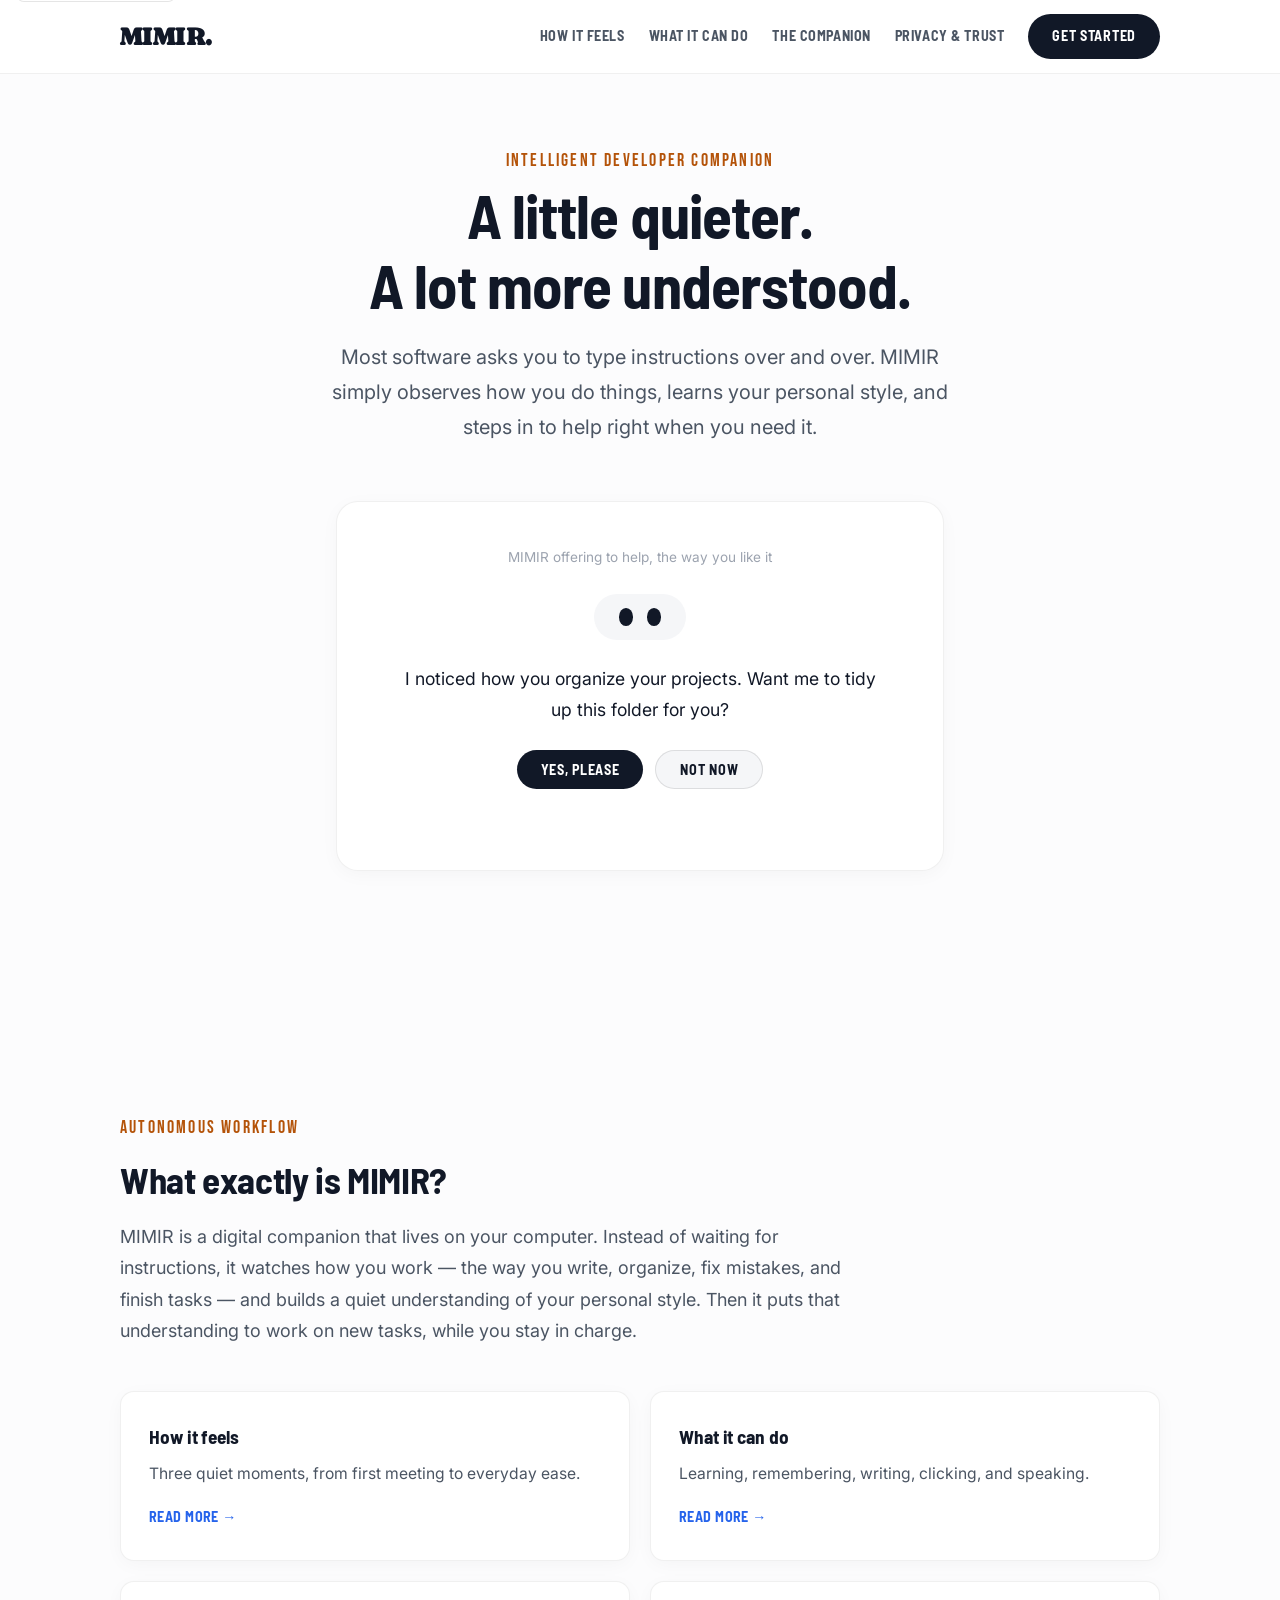
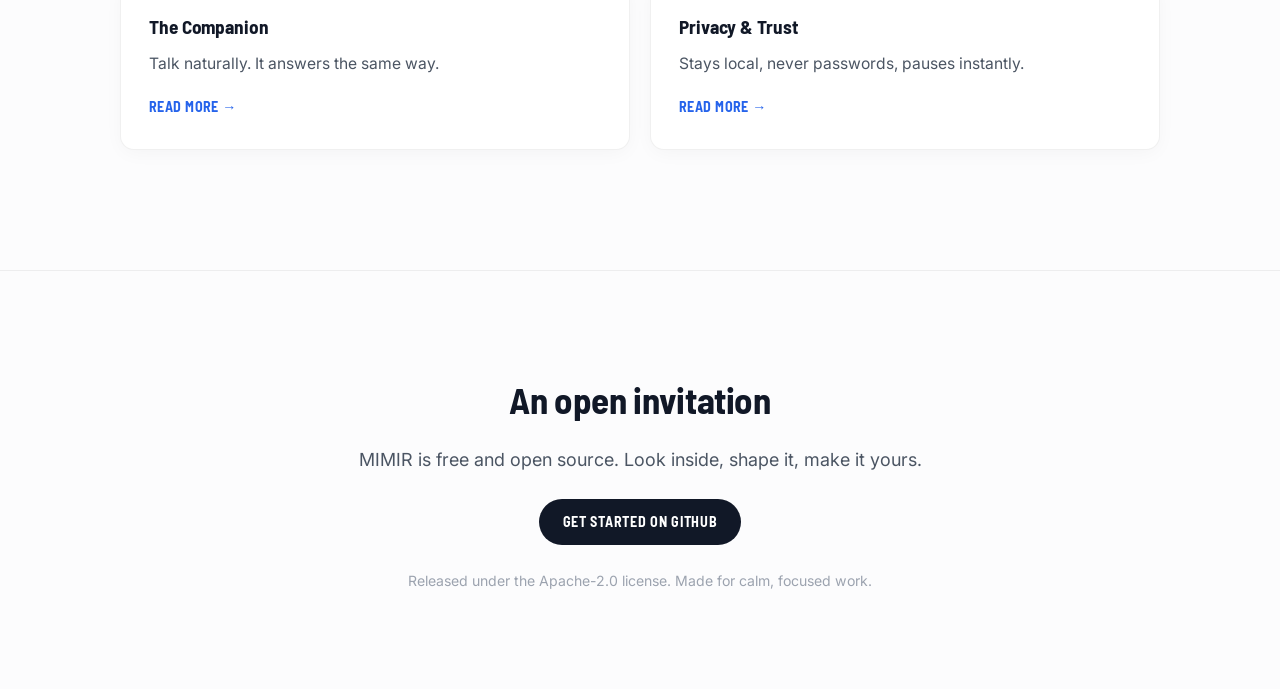
<file: web/index.html>
<!DOCTYPE html>
<html lang="en">
<head>
  <meta charset="utf-8">
  <meta name="viewport" content="width=device-width, initial-scale=1">
  <title>mimir. — A little quieter. A lot more understood.</title>
  <meta name="description" content="MIMIR is a gentle companion on your desktop. It learns how you work, remembers how you like things done, and quietly lends a hand.">
  <meta name="theme-color" content="#fcfcfd">
  <meta property="og:type" content="website">
  <meta property="og:title" content="mimir. — A little quieter. A lot more understood.">
  <meta property="og:description" content="You shouldn't have to explain yourself every time you sit down at your computer.">
  <meta name="twitter:card" content="summary">
  <link rel="icon" href="data:image/svg+xml,%3Csvg xmlns='http://www.w3.org/2000/svg' viewBox='0 0 32 32'%3E%3Crect width='32' height='32' rx='16' fill='%23111827'/%3E%3Ccircle cx='12' cy='16' r='2.6' fill='%23fcfcfd'/%3E%3Ccircle cx='20' cy='16' r='2.6' fill='%23fcfcfd'/%3E%3C/svg%3E">
  <link rel="stylesheet" href="index.css">
</head>
<body>
  <a class="skip" href="#main">Skip to content</a>

  <header class="nav">
    <div class="nav-inner">
      <a class="brand" href="index.html" aria-label="MIMIR home">MIMIR.</a>
      <nav class="nav-links" aria-label="Sections">
        <a href="how-it-feels.html">How it feels</a>
        <a href="capabilities.html">What it can do</a>
        <a href="companion.html">The Companion</a>
        <a href="privacy.html">Privacy &amp; Trust</a>
      </nav>
      <a class="btn-ink" href="https://github.com/arin-gupta06/MIMIR">Get Started</a>
    </div>
  </header>

  <main id="main">
    <section class="hero" aria-labelledby="hero-title">
      <div class="wrap narrow">
        <span class="eyebrow">Intelligent Developer Companion</span>
        <h1 id="hero-title">A little quieter.<br>A lot more understood.</h1>
        <p class="lede">Most software asks you to type instructions over and over. MIMIR simply observes how you do things, learns your personal style, and steps in to help right when you need it.</p>

        <figure class="desktop" aria-labelledby="desktop-caption">
          <figcaption id="desktop-caption">MIMIR offering to help, the way you like it</figcaption>
          <div class="face" aria-hidden="true"><span class="eye"></span><span class="eye"></span></div>
          <p class="bubble" id="bubbleText">I noticed how you organize your projects. Want me to tidy up this folder for you?</p>
          <div class="bubble-actions">
            <button type="button" class="btn-ink" id="yesBtn">Yes, please</button>
            <button type="button" class="btn-soft" id="notNowBtn">Not now</button>
          </div>
          <p class="bubble-note" id="bubbleNote" role="status"></p>
        </figure>
      </div>
    </section>

    <section aria-labelledby="what-title">
      <div class="wrap">
        <span class="eyebrow">Autonomous Workflow</span>
        <h2 id="what-title">What exactly is MIMIR?</h2>
        <p class="section-sub narrow-sub">MIMIR is a digital companion that lives on your computer. Instead of waiting for instructions, it watches how you work — the way you write, organize, fix mistakes, and finish tasks — and builds a quiet understanding of your personal style. Then it puts that understanding to work on new tasks, while you stay in charge.</p>
        <div class="link-cards">
          <a class="link-card" href="how-it-feels.html">
            <h3>How it feels</h3>
            <p>Three quiet moments, from first meeting to everyday ease.</p>
            <span class="more">Read more →</span>
          </a>
          <a class="link-card" href="capabilities.html">
            <h3>What it can do</h3>
            <p>Learning, remembering, writing, clicking, and speaking.</p>
            <span class="more">Read more →</span>
          </a>
          <a class="link-card" href="companion.html">
            <h3>The Companion</h3>
            <p>Talk naturally. It answers the same way.</p>
            <span class="more">Read more →</span>
          </a>
          <a class="link-card" href="privacy.html">
            <h3>Privacy &amp; Trust</h3>
            <p>Stays local, never passwords, pauses instantly.</p>
            <span class="more">Read more →</span>
          </a>
        </div>
      </div>
    </section>
  </main>

  <footer class="footer">
    <div class="wrap narrow">
      <h2>An open invitation</h2>
      <p>MIMIR is free and open source. Look inside, shape it, make it yours.</p>
      <p><a class="btn-ink" href="https://github.com/arin-gupta06/MIMIR">Get Started on GitHub</a></p>
      <p class="fine">Released under the Apache-2.0 license. Made for calm, focused work.</p>
    </div>
  </footer>

  <script>
  (function () {
    var bubble = document.getElementById('bubbleText');
    var note = document.getElementById('bubbleNote');
    function respond(text, sub) {
      if (bubble) bubble.textContent = text;
      if (note) note.textContent = sub;
    }
    var yes = document.getElementById('yesBtn');
    var notNow = document.getElementById('notNowBtn');
    if (yes) yes.addEventListener('click', function () {
      respond('On it — tidying the folder the way you like it.', 'MIMIR is helping · say stop anytime');
    });
    if (notNow) notNow.addEventListener('click', function () {
      respond('No problem — I\u2019ll stay quiet until you need me.', '');
    });
  })();
  </script>
</body>
</html>
</file>
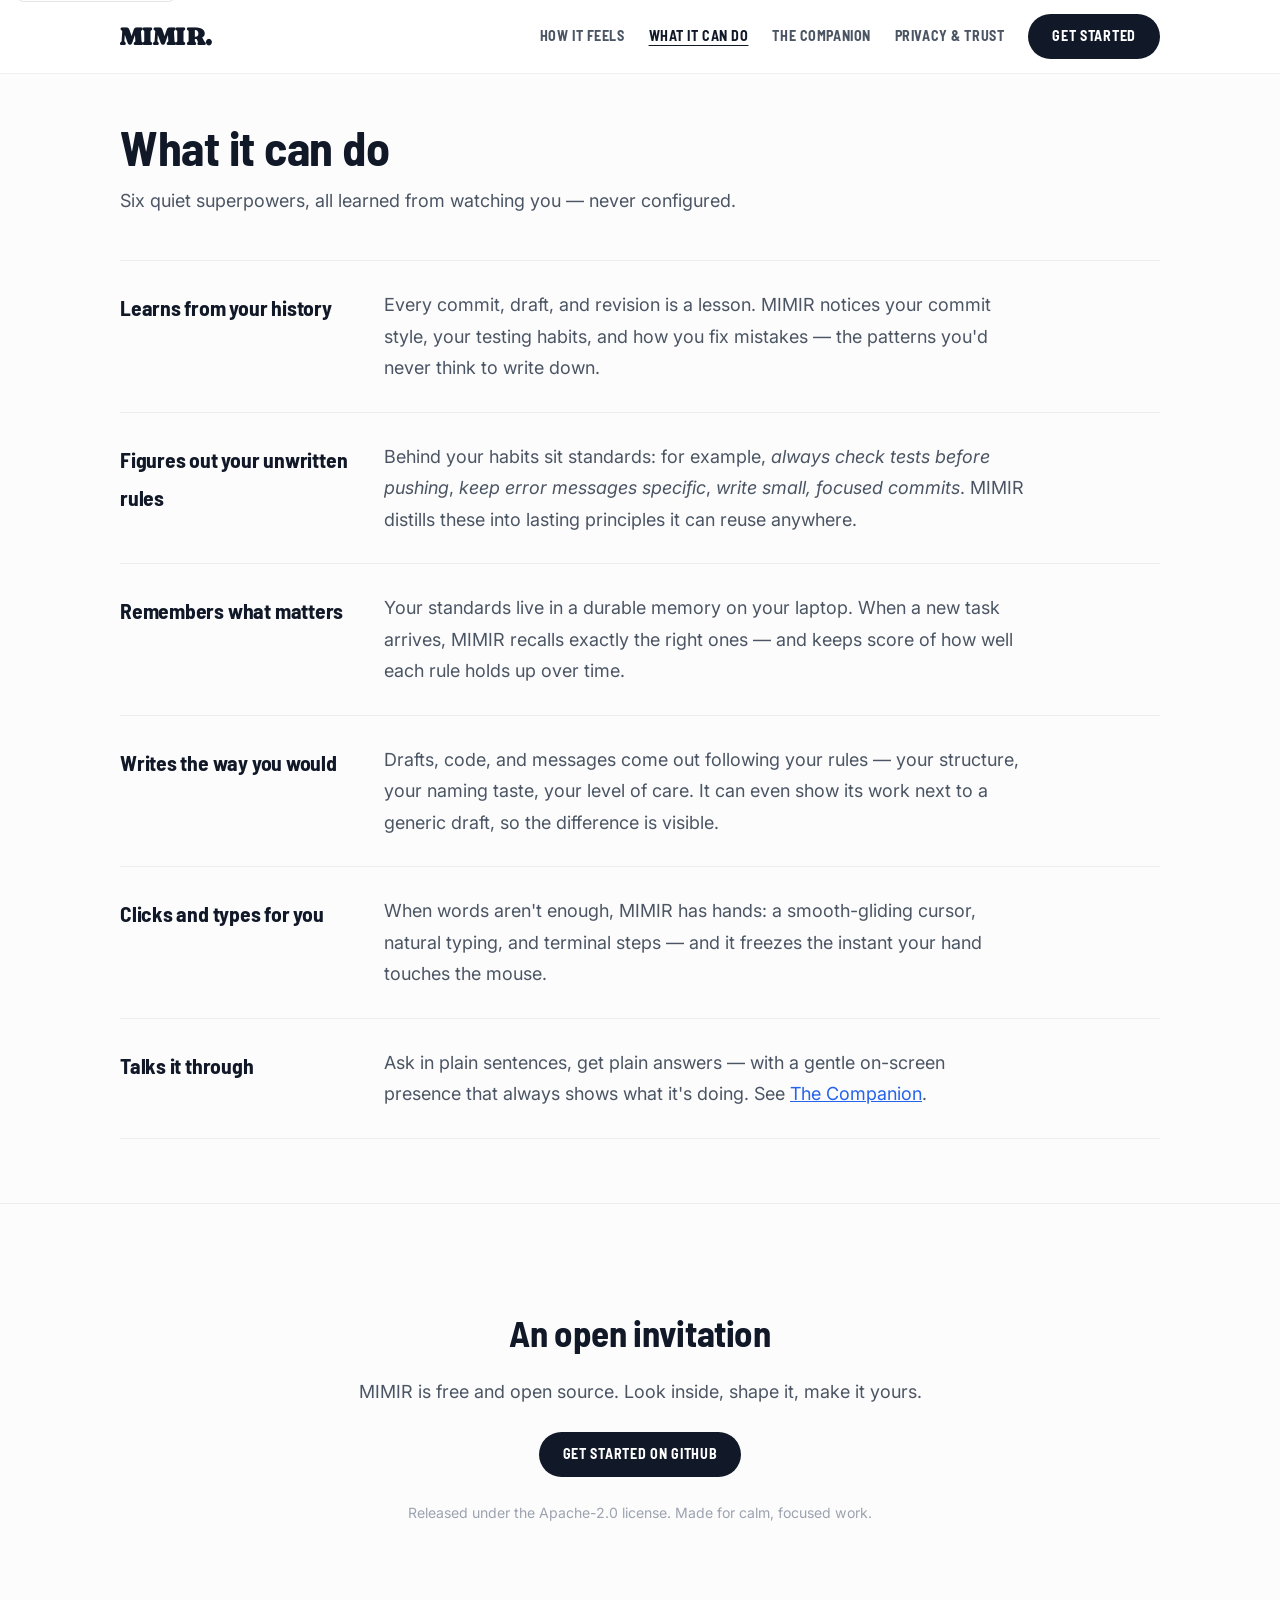
<file: web/capabilities.html>
<!DOCTYPE html>
<html lang="en">
<head>
  <meta charset="utf-8">
  <meta name="viewport" content="width=device-width, initial-scale=1">
  <title>What it can do — mimir.</title>
  <meta name="description" content="What MIMIR can do: learn from your history, remember your standards, write in your voice, click and type for you, and talk it through.">
  <meta name="theme-color" content="#fcfcfd">
  <link rel="icon" href="data:image/svg+xml,%3Csvg xmlns='http://www.w3.org/2000/svg' viewBox='0 0 32 32'%3E%3Crect width='32' height='32' rx='16' fill='%23111827'/%3E%3Ccircle cx='12' cy='16' r='2.6' fill='%23fcfcfd'/%3E%3Ccircle cx='20' cy='16' r='2.6' fill='%23fcfcfd'/%3E%3C/svg%3E">
  <link rel="stylesheet" href="index.css">
</head>
<body>
  <a class="skip" href="#main">Skip to content</a>

  <header class="nav">
    <div class="nav-inner">
      <a class="brand" href="index.html" aria-label="MIMIR home">MIMIR.</a>
      <nav class="nav-links" aria-label="Sections">
        <a href="how-it-feels.html">How it feels</a>
        <a href="capabilities.html" aria-current="page">What it can do</a>
        <a href="companion.html">The Companion</a>
        <a href="privacy.html">Privacy &amp; Trust</a>
      </nav>
      <a class="btn-ink" href="https://github.com/arin-gupta06/MIMIR">Get Started</a>
    </div>
  </header>

  <main id="main">
    <section class="page-head" aria-labelledby="cap-title">
      <div class="wrap">
        <h1 id="cap-title">What it can do</h1>
        <p class="section-sub">Six quiet superpowers, all learned from watching you — never configured.</p>
        <div class="rows">
          <div class="row">
            <h2>Learns from your history</h2>
            <p>Every commit, draft, and revision is a lesson. MIMIR notices your commit style, your testing habits, and how you fix mistakes — the patterns you'd never think to write down.</p>
          </div>
          <div class="row">
            <h2>Figures out your unwritten rules</h2>
            <p>Behind your habits sit standards: for example, <em>always check tests before pushing</em>, <em>keep error messages specific</em>, <em>write small, focused commits</em>. MIMIR distills these into lasting principles it can reuse anywhere.</p>
          </div>
          <div class="row">
            <h2>Remembers what matters</h2>
            <p>Your standards live in a durable memory on your laptop. When a new task arrives, MIMIR recalls exactly the right ones — and keeps score of how well each rule holds up over time.</p>
          </div>
          <div class="row">
            <h2>Writes the way you would</h2>
            <p>Drafts, code, and messages come out following your rules — your structure, your naming taste, your level of care. It can even show its work next to a generic draft, so the difference is visible.</p>
          </div>
          <div class="row">
            <h2>Clicks and types for you</h2>
            <p>When words aren't enough, MIMIR has hands: a smooth-gliding cursor, natural typing, and terminal steps — and it freezes the instant your hand touches the mouse.</p>
          </div>
          <div class="row">
            <h2>Talks it through</h2>
            <p>Ask in plain sentences, get plain answers — with a gentle on-screen presence that always shows what it's doing. See <a href="companion.html">The Companion</a>.</p>
          </div>
        </div>
      </div>
    </section>
  </main>

  <footer class="footer">
    <div class="wrap narrow">
      <h2>An open invitation</h2>
      <p>MIMIR is free and open source. Look inside, shape it, make it yours.</p>
      <p><a class="btn-ink" href="https://github.com/arin-gupta06/MIMIR">Get Started on GitHub</a></p>
      <p class="fine">Released under the Apache-2.0 license. Made for calm, focused work.</p>
    </div>
  </footer>
</body>
</html>
</file>
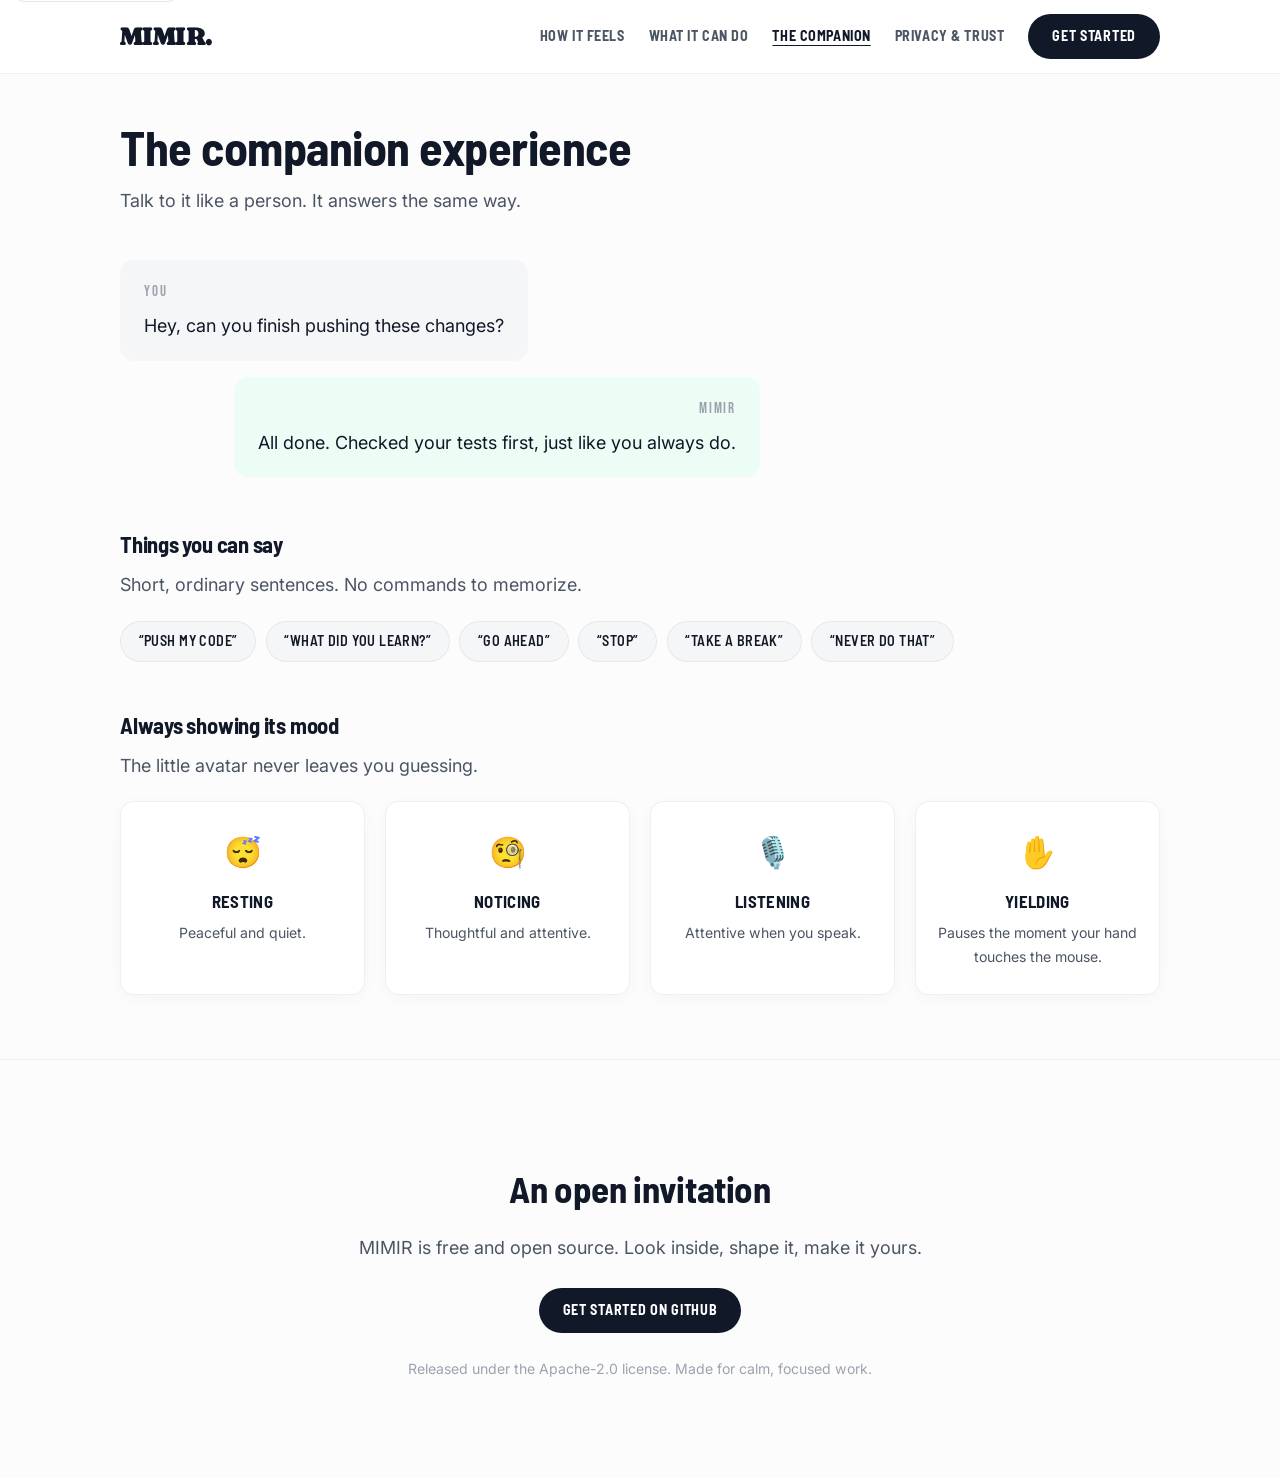
<file: web/companion.html>
<!DOCTYPE html>
<html lang="en">
<head>
  <meta charset="utf-8">
  <meta name="viewport" content="width=device-width, initial-scale=1">
  <title>The Companion — mimir.</title>
  <meta name="description" content="Talk to MIMIR in plain sentences. It answers the same way — with a gentle presence that always shows what it's doing.">
  <meta name="theme-color" content="#fcfcfd">
  <link rel="icon" href="data:image/svg+xml,%3Csvg xmlns='http://www.w3.org/2000/svg' viewBox='0 0 32 32'%3E%3Crect width='32' height='32' rx='16' fill='%23111827'/%3E%3Ccircle cx='12' cy='16' r='2.6' fill='%23fcfcfd'/%3E%3Ccircle cx='20' cy='16' r='2.6' fill='%23fcfcfd'/%3E%3C/svg%3E">
  <link rel="stylesheet" href="index.css">
</head>
<body>
  <a class="skip" href="#main">Skip to content</a>

  <header class="nav">
    <div class="nav-inner">
      <a class="brand" href="index.html" aria-label="MIMIR home">MIMIR.</a>
      <nav class="nav-links" aria-label="Sections">
        <a href="how-it-feels.html">How it feels</a>
        <a href="capabilities.html">What it can do</a>
        <a href="companion.html" aria-current="page">The Companion</a>
        <a href="privacy.html">Privacy &amp; Trust</a>
      </nav>
      <a class="btn-ink" href="https://github.com/arin-gupta06/MIMIR">Get Started</a>
    </div>
  </header>

  <main id="main">
    <section class="page-head" aria-labelledby="companion-title">
      <div class="wrap">
        <h1 id="companion-title">The companion experience</h1>
        <p class="section-sub">Talk to it like a person. It answers the same way.</p>
        <div class="dialogue" aria-label="Example conversation">
          <p class="line you"><span class="who">You</span>Hey, can you finish pushing these changes?</p>
          <p class="line mimir"><span class="who">MIMIR</span>All done. Checked your tests first, just like you always do.</p>
        </div>
        <h2 class="mini-head">Things you can say</h2>
        <p class="section-sub">Short, ordinary sentences. No commands to memorize.</p>
        <ul class="chips" aria-label="Example phrases">
          <li>“Push my code”</li>
          <li>“What did you learn?”</li>
          <li>“Go ahead”</li>
          <li>“Stop”</li>
          <li>“Take a break”</li>
          <li>“Never do that”</li>
        </ul>
        <h2 class="mini-head">Always showing its mood</h2>
        <p class="section-sub">The little avatar never leaves you guessing.</p>
        <ul class="states">
          <li><span class="emo" aria-hidden="true">😴</span><span class="sname">Resting</span><span class="sdesc">Peaceful and quiet.</span></li>
          <li><span class="emo" aria-hidden="true">🧐</span><span class="sname">Noticing</span><span class="sdesc">Thoughtful and attentive.</span></li>
          <li><span class="emo" aria-hidden="true">🎙️</span><span class="sname">Listening</span><span class="sdesc">Attentive when you speak.</span></li>
          <li><span class="emo" aria-hidden="true">✋</span><span class="sname">Yielding</span><span class="sdesc">Pauses the moment your hand touches the mouse.</span></li>
        </ul>
      </div>
    </section>
  </main>

  <footer class="footer">
    <div class="wrap narrow">
      <h2>An open invitation</h2>
      <p>MIMIR is free and open source. Look inside, shape it, make it yours.</p>
      <p><a class="btn-ink" href="https://github.com/arin-gupta06/MIMIR">Get Started on GitHub</a></p>
      <p class="fine">Released under the Apache-2.0 license. Made for calm, focused work.</p>
    </div>
  </footer>
</body>
</html>
</file>
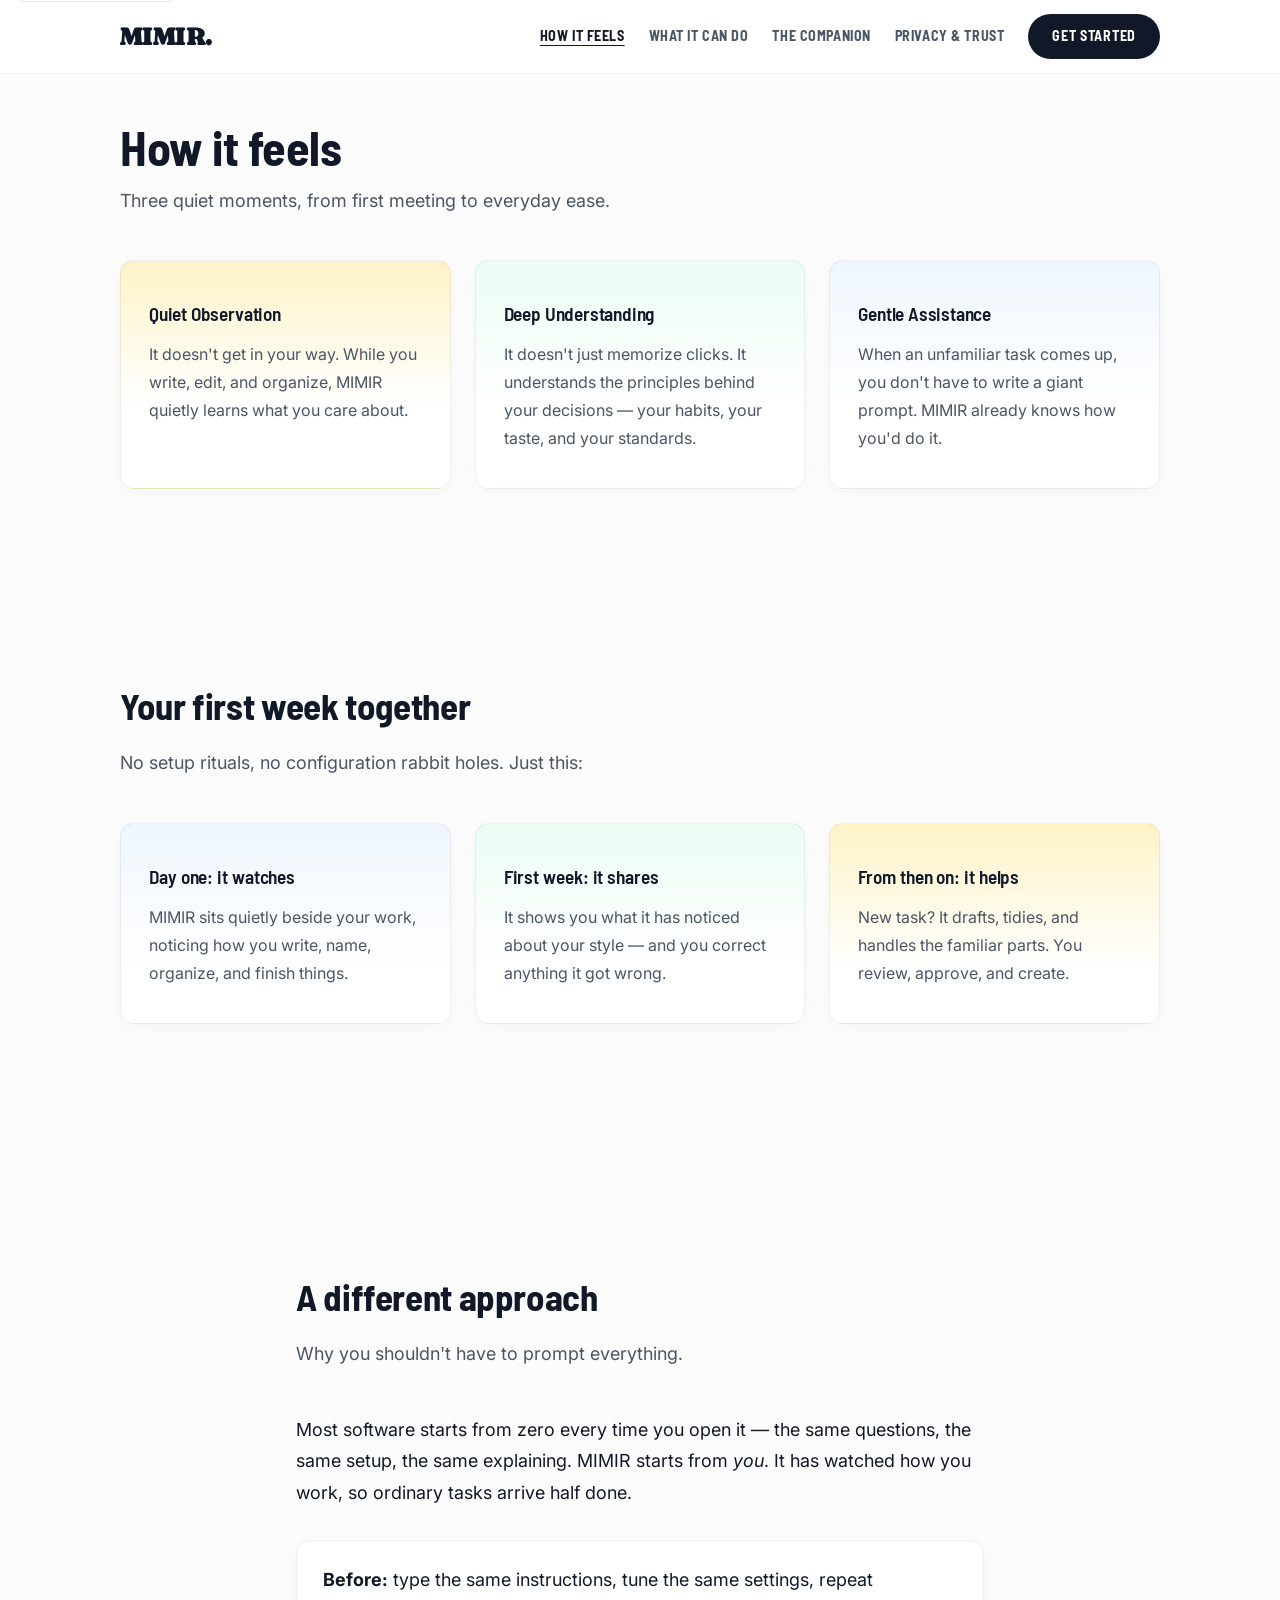
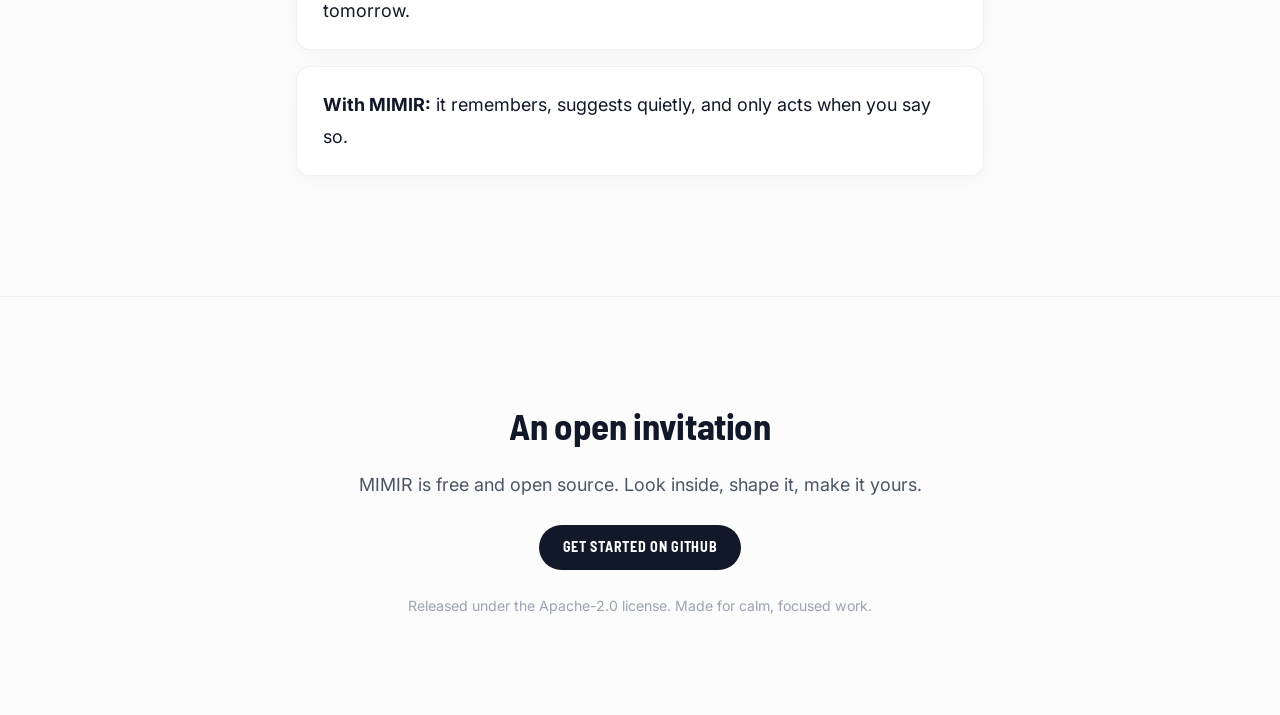
<file: web/how-it-feels.html>
<!DOCTYPE html>
<html lang="en">
<head>
  <meta charset="utf-8">
  <meta name="viewport" content="width=device-width, initial-scale=1">
  <title>How it feels — mimir.</title>
  <meta name="description" content="Meeting MIMIR: quiet observation, deep understanding, and gentle assistance — plus how your first week unfolds.">
  <meta name="theme-color" content="#fcfcfd">
  <link rel="icon" href="data:image/svg+xml,%3Csvg xmlns='http://www.w3.org/2000/svg' viewBox='0 0 32 32'%3E%3Crect width='32' height='32' rx='16' fill='%23111827'/%3E%3Ccircle cx='12' cy='16' r='2.6' fill='%23fcfcfd'/%3E%3Ccircle cx='20' cy='16' r='2.6' fill='%23fcfcfd'/%3E%3C/svg%3E">
  <link rel="stylesheet" href="index.css">
</head>
<body>
  <a class="skip" href="#main">Skip to content</a>

  <header class="nav">
    <div class="nav-inner">
      <a class="brand" href="index.html" aria-label="MIMIR home">MIMIR.</a>
      <nav class="nav-links" aria-label="Sections">
        <a href="how-it-feels.html" aria-current="page">How it feels</a>
        <a href="capabilities.html">What it can do</a>
        <a href="companion.html">The Companion</a>
        <a href="privacy.html">Privacy &amp; Trust</a>
      </nav>
      <a class="btn-ink" href="https://github.com/arin-gupta06/MIMIR">Get Started</a>
    </div>
  </header>

  <main id="main">
    <section class="page-head" aria-labelledby="how-title">
      <div class="wrap">
        <h1 id="how-title">How it feels</h1>
        <p class="section-sub">Three quiet moments, from first meeting to everyday ease.</p>
        <ol class="moments">
          <li class="moment amber">
            <h2>Quiet Observation</h2>
            <p>It doesn't get in your way. While you write, edit, and organize, MIMIR quietly learns what you care about.</p>
          </li>
          <li class="moment sage">
            <h2>Deep Understanding</h2>
            <p>It doesn't just memorize clicks. It understands the principles behind your decisions — your habits, your taste, and your standards.</p>
          </li>
          <li class="moment sky">
            <h2>Gentle Assistance</h2>
            <p>When an unfamiliar task comes up, you don't have to write a giant prompt. MIMIR already knows how you'd do it.</p>
          </li>
        </ol>
      </div>
    </section>

    <section aria-labelledby="week-title">
      <div class="wrap">
        <h2 id="week-title">Your first week together</h2>
        <p class="section-sub">No setup rituals, no configuration rabbit holes. Just this:</p>
        <ol class="moments">
          <li class="moment sky">
            <h3>Day one: it watches</h3>
            <p>MIMIR sits quietly beside your work, noticing how you write, name, organize, and finish things.</p>
          </li>
          <li class="moment sage">
            <h3>First week: it shares</h3>
            <p>It shows you what it has noticed about your style — and you correct anything it got wrong.</p>
          </li>
          <li class="moment amber">
            <h3>From then on: it helps</h3>
            <p>New task? It drafts, tidies, and handles the familiar parts. You review, approve, and create.</p>
          </li>
        </ol>
      </div>
    </section>

    <section aria-labelledby="approach-title">
      <div class="wrap narrow">
        <h2 id="approach-title">A different approach</h2>
        <p class="section-sub">Why you shouldn't have to prompt everything.</p>
        <p class="body-copy">Most software starts from zero every time you open it — the same questions, the same setup, the same explaining. MIMIR starts from <em>you</em>. It has watched how you work, so ordinary tasks arrive half done.</p>
        <div class="before-after">
          <p><strong>Before:</strong> type the same instructions, tune the same settings, repeat tomorrow.</p>
          <p><strong>With MIMIR:</strong> it remembers, suggests quietly, and only acts when you say so.</p>
        </div>
      </div>
    </section>
  </main>

  <footer class="footer">
    <div class="wrap narrow">
      <h2>An open invitation</h2>
      <p>MIMIR is free and open source. Look inside, shape it, make it yours.</p>
      <p><a class="btn-ink" href="https://github.com/arin-gupta06/MIMIR">Get Started on GitHub</a></p>
      <p class="fine">Released under the Apache-2.0 license. Made for calm, focused work.</p>
    </div>
  </footer>
</body>
</html>
</file>
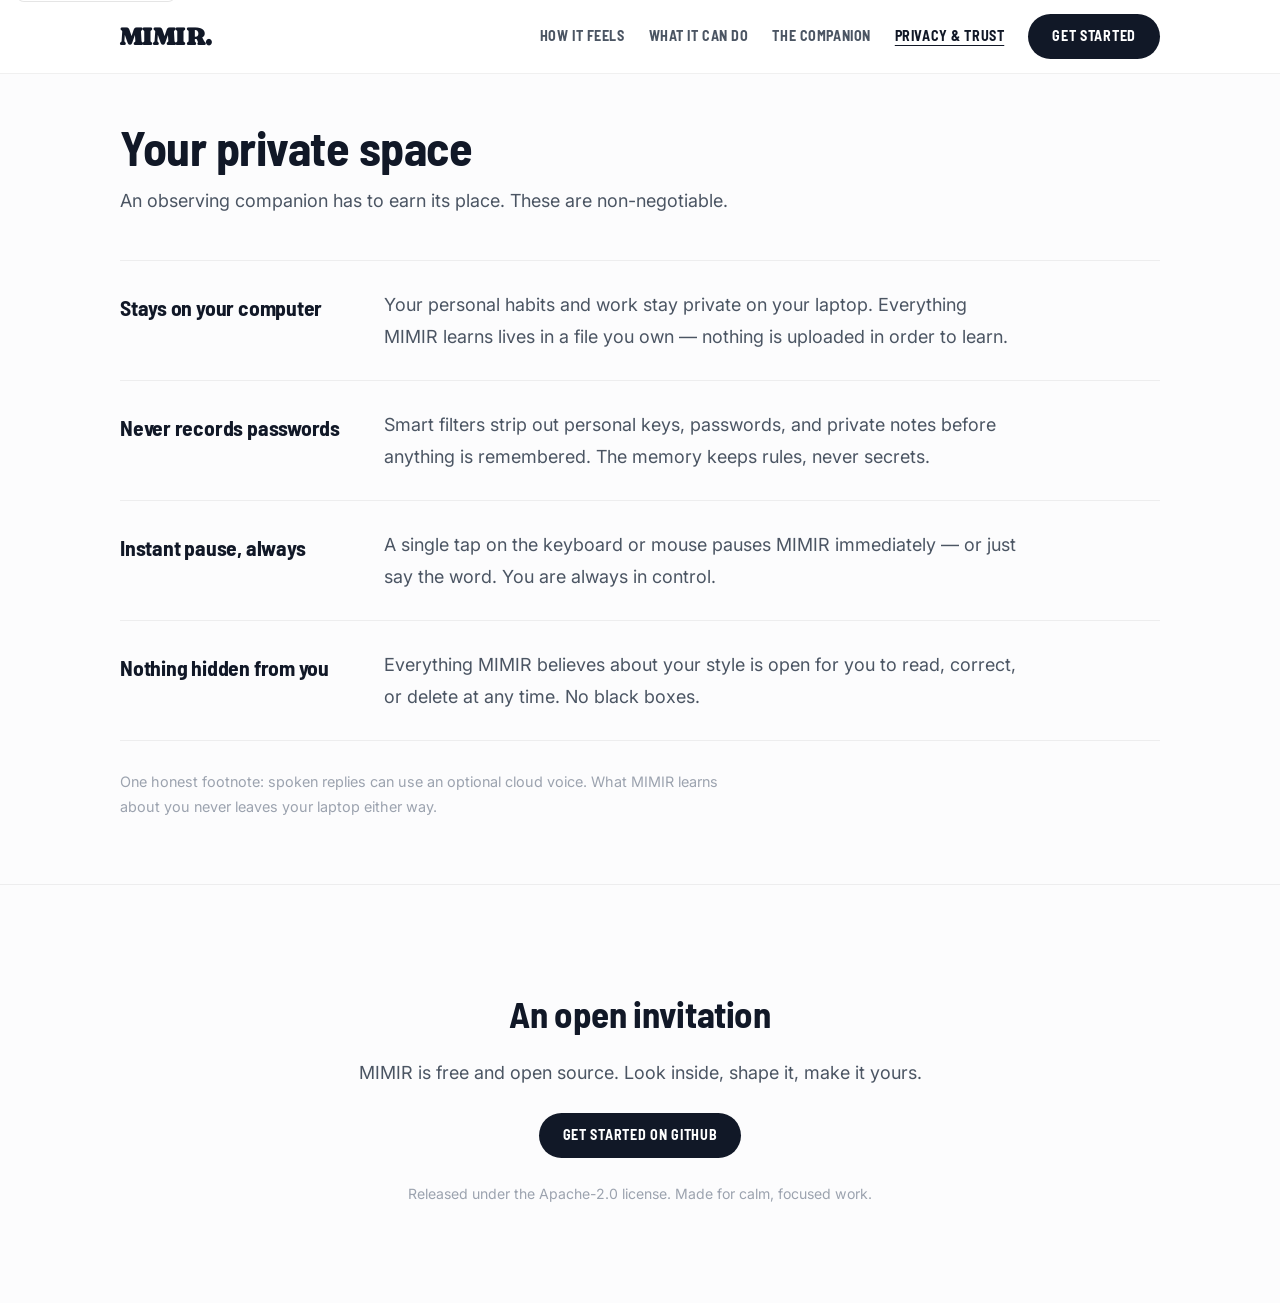
<file: web/privacy.html>
<!DOCTYPE html>
<html lang="en">
<head>
  <meta charset="utf-8">
  <meta name="viewport" content="width=device-width, initial-scale=1">
  <title>Privacy &amp; Trust — mimir.</title>
  <meta name="description" content="MIMIR stays on your computer, never records passwords, and pauses instantly. What it learns is open for you to inspect, change, or delete.">
  <meta name="theme-color" content="#fcfcfd">
  <link rel="icon" href="data:image/svg+xml,%3Csvg xmlns='http://www.w3.org/2000/svg' viewBox='0 0 32 32'%3E%3Crect width='32' height='32' rx='16' fill='%23111827'/%3E%3Ccircle cx='12' cy='16' r='2.6' fill='%23fcfcfd'/%3E%3Ccircle cx='20' cy='16' r='2.6' fill='%23fcfcfd'/%3E%3C/svg%3E">
  <link rel="stylesheet" href="index.css">
</head>
<body>
  <a class="skip" href="#main">Skip to content</a>

  <header class="nav">
    <div class="nav-inner">
      <a class="brand" href="index.html" aria-label="MIMIR home">MIMIR.</a>
      <nav class="nav-links" aria-label="Sections">
        <a href="how-it-feels.html">How it feels</a>
        <a href="capabilities.html">What it can do</a>
        <a href="companion.html">The Companion</a>
        <a href="privacy.html" aria-current="page">Privacy &amp; Trust</a>
      </nav>
      <a class="btn-ink" href="https://github.com/arin-gupta06/MIMIR">Get Started</a>
    </div>
  </header>

  <main id="main">
    <section class="page-head" aria-labelledby="privacy-title">
      <div class="wrap">
        <h1 id="privacy-title">Your private space</h1>
        <p class="section-sub">An observing companion has to earn its place. These are non-negotiable.</p>
        <div class="rows">
          <div class="row">
            <h2>Stays on your computer</h2>
            <p>Your personal habits and work stay private on your laptop. Everything MIMIR learns lives in a file you own — nothing is uploaded in order to learn.</p>
          </div>
          <div class="row">
            <h2>Never records passwords</h2>
            <p>Smart filters strip out personal keys, passwords, and private notes before anything is remembered. The memory keeps rules, never secrets.</p>
          </div>
          <div class="row">
            <h2>Instant pause, always</h2>
            <p>A single tap on the keyboard or mouse pauses MIMIR immediately — or just say the word. You are always in control.</p>
          </div>
          <div class="row">
            <h2>Nothing hidden from you</h2>
            <p>Everything MIMIR believes about your style is open for you to read, correct, or delete at any time. No black boxes.</p>
          </div>
        </div>
        <p class="footnote">One honest footnote: spoken replies can use an optional cloud voice. What MIMIR learns about you never leaves your laptop either way.</p>
      </div>
    </section>
  </main>

  <footer class="footer">
    <div class="wrap narrow">
      <h2>An open invitation</h2>
      <p>MIMIR is free and open source. Look inside, shape it, make it yours.</p>
      <p><a class="btn-ink" href="https://github.com/arin-gupta06/MIMIR">Get Started on GitHub</a></p>
      <p class="fine">Released under the Apache-2.0 license. Made for calm, focused work.</p>
    </div>
  </footer>
</body>
</html>
</file>
<file: web/index.css>
@import url('https://fonts.googleapis.com/css2?family=Barlow+Semi+Condensed:wght@600;700;800&family=Bebas+Neue&family=Caprasimo&family=Inter:wght@400;500;600&display=swap');

/* MIMIR / mimir — serene porcelain system with 3-tier font hierarchy */
:root {
  --bg-canvas: #fcfcfd;
  --bg-surface: #ffffff;
  --bg-subtle: #f5f6f8;
  --bg-card: rgba(255, 255, 255, 0.85);
  --border-hairline: rgba(0, 0, 0, 0.06);
  --border-subtle: rgba(0, 0, 0, 0.10);
  --border-focus: #111827;
  --text-primary: #111827;
  --text-secondary: #4b5563;
  --text-muted: #9ca3af;
  --text-link: #2563eb;
  --accent-soft-amber: #fef3c7;
  --accent-amber-text: #b45309;
  --accent-soft-sage: #ecfdf5;
  --accent-sage-text: #047857;
  --accent-soft-sky: #eff6ff;
  --accent-sky-text: #1d4ed8;
  --radius-sm: 8px;
  --radius-md: 14px;
  --radius-lg: 22px;
  --radius-pill: 9999px;
  --shadow-cloud: 0 4px 20px -2px rgba(0, 0, 0, 0.04);
  --shadow-hover: 0 12px 32px -4px rgba(0, 0, 0, 0.08);

  /* Typography System */
  --font-signature: 'Caprasimo', 'Fraunces', serif;                /* Style 1: Retro-warm curvy serif brandmark */
  --font-impact: 'Bebas Neue', 'Anton', sans-serif;                /* Style 2: Ultra-tall condensed punchy display */
  --font-geometric: 'Barlow Semi Condensed', -apple-system, sans-serif; /* Style 3: Squarish rounded modern sans */
  --font-sans: 'Inter', -apple-system, BlinkMacSystemFont, 'Segoe UI', Roboto, sans-serif; /* Long-form prose */
}
*, *::before, *::after { box-sizing: border-box; }
* { margin: 0; padding: 0; }
html { scroll-behavior: smooth; scroll-padding-top: 5rem; }
body { background: var(--bg-canvas); color: var(--text-primary); font-family: var(--font-sans); font-size: 1.125rem; line-height: 1.75; -webkit-font-smoothing: antialiased; }
.wrap { max-width: 68rem; margin: 0 auto; padding: 0 1.5rem; }
.wrap.narrow { max-width: 46rem; }
section { padding: 7.5rem 0; }
h1 { font-family: var(--font-geometric); font-size: clamp(2.4rem, 6vw, 3.8rem); font-weight: 700; line-height: 1.15; letter-spacing: -0.015em; }
h1 .signature-word { font-family: var(--font-signature); font-weight: 400; font-size: 1.08em; letter-spacing: -0.02em; }
h2 { font-family: var(--font-geometric); font-size: clamp(1.75rem, 3.5vw, 2.3rem); font-weight: 700; letter-spacing: -0.01em; margin-bottom: 0.6rem; }
h3 { font-family: var(--font-geometric); font-size: 1.22rem; font-weight: 700; letter-spacing: -0.005em; }
.section-sub { color: var(--text-secondary); margin-bottom: 2.75rem; }
.eyebrow { font-family: var(--font-impact); font-size: 1.15rem; letter-spacing: 0.12em; text-transform: uppercase; color: var(--accent-amber-text); display: inline-block; margin-bottom: 0.5rem; line-height: 1.2; }
a { color: var(--text-link); }
:focus-visible { outline: 2px solid var(--border-focus); outline-offset: 3px; border-radius: 4px; }
.skip { position: absolute; left: 1rem; top: -3rem; background: var(--bg-surface); color: var(--text-primary); padding: 0.5rem 1rem; border: 1px solid var(--border-subtle); border-radius: var(--radius-sm); z-index: 50; }
.skip:focus { top: 0.75rem; }

/* Floating nav */
.nav { position: fixed; inset: 0 0 auto 0; z-index: 40; background: var(--bg-card); backdrop-filter: blur(12px); -webkit-backdrop-filter: blur(12px); border-bottom: 1px solid var(--border-hairline); }
.nav-inner { max-width: 68rem; margin: 0 auto; padding: 0.85rem 1.5rem; display: flex; align-items: center; gap: 1.5rem; }
.brand { font-family: var(--font-signature); font-weight: 400; font-size: 1.65rem; letter-spacing: -0.02em; color: var(--text-primary); text-decoration: none; line-height: 1; transition: opacity 0.2s ease; }
.brand:hover { opacity: 0.85; }
.nav-links { display: flex; gap: 1.5rem; margin-left: auto; }
.nav-links a { font-family: var(--font-geometric); font-weight: 700; text-transform: uppercase; letter-spacing: 0.04em; color: var(--text-secondary); text-decoration: none; font-size: 0.88rem; transition: color 0.15s ease; }
.nav-links a:hover { color: var(--text-primary); }
.btn-ink { display: inline-block; background: var(--text-primary); color: #fff; font-family: var(--font-geometric); font-size: 0.88rem; font-weight: 700; letter-spacing: 0.05em; text-transform: uppercase; text-decoration: none; border: 0; border-radius: var(--radius-pill); padding: 0.65rem 1.5rem; cursor: pointer; transition: transform 0.15s ease, opacity 0.15s ease; }
.btn-ink:hover { color: #fff; opacity: 0.9; transform: translateY(-1px); }
.btn-soft { display: inline-block; background: var(--bg-subtle); color: var(--text-primary); font-family: var(--font-geometric); font-size: 0.88rem; font-weight: 700; letter-spacing: 0.05em; text-transform: uppercase; border: 1px solid var(--border-subtle); border-radius: var(--radius-pill); padding: 0.65rem 1.5rem; cursor: pointer; transition: border-color 0.15s ease, transform 0.15s ease; }
.btn-soft:hover { border-color: var(--border-focus); transform: translateY(-1px); }

/* Hero */
.hero { text-align: center; padding-top: 9rem; }
@view-transition { navigation: auto; }
@keyframes rise-in { from { opacity: 0; transform: translateY(10px); } }
main { animation: rise-in 0.4s cubic-bezier(0.22, 1, 0.36, 1); }
.lede { color: var(--text-secondary); font-size: 1.25rem; max-width: 40rem; margin: 1.25rem auto 0; }

/* Tranquil desktop */
.desktop { margin: 3.5rem auto 0; background: var(--bg-surface); border: 1px solid var(--border-hairline); border-radius: var(--radius-lg); box-shadow: var(--shadow-cloud); padding: 2.75rem 2rem; max-width: 38rem; }
.desktop figcaption { font-size: 0.85rem; color: var(--text-muted); margin-bottom: 1.5rem; }
.face { display: flex; justify-content: center; gap: 0.9rem; background: var(--bg-subtle); border-radius: var(--radius-pill); width: fit-content; margin: 0 auto 1.5rem; padding: 0.9rem 1.6rem; }
.eye { width: 0.85rem; height: 1.1rem; border-radius: 50%; background: var(--text-primary); animation: blink 5s infinite; }
@keyframes blink { 0%, 94%, 100% { transform: scaleY(1); } 96% { transform: scaleY(0.1); } }
.bubble { font-size: 1.1rem; max-width: 30rem; margin: 0 auto 1.5rem; }
.bubble-actions { display: flex; justify-content: center; gap: 0.75rem; flex-wrap: wrap; }
.bubble-note { font-size: 0.85rem; color: var(--text-muted); margin-top: 1rem; min-height: 1.5em; }

/* Three moments */
.moments { list-style: none; display: grid; grid-template-columns: repeat(3, 1fr); gap: 1.5rem; }
.moment { background: var(--bg-surface); border: 1px solid var(--border-hairline); border-radius: var(--radius-md); box-shadow: var(--shadow-cloud); padding: 2.25rem 1.75rem; }
.moment:hover { box-shadow: var(--shadow-hover); }
.moment h2, .moment h3 { font-size: 1.2rem; font-weight: 600; margin-bottom: 0.6rem; }
.moment p { color: var(--text-secondary); font-size: 1rem; }
.moment.amber { background: linear-gradient(var(--accent-soft-amber), var(--bg-surface) 9rem); }
.moment.sage { background: linear-gradient(var(--accent-soft-sage), var(--bg-surface) 9rem); }
.moment.sky { background: linear-gradient(var(--accent-soft-sky), var(--bg-surface) 9rem); }

/* Approach */
#approach p { color: var(--text-secondary); margin-bottom: 1.25rem; }
.before-after { margin-top: 2rem; display: grid; gap: 1rem; }
.before-after p { background: var(--bg-surface); border: 1px solid var(--border-hairline); border-radius: var(--radius-md); box-shadow: var(--shadow-cloud); padding: 1.4rem 1.6rem; margin: 0; }
.before-after strong { color: var(--text-primary); }

/* Companion dialogue + states */
.dialogue { max-width: 40rem; margin-bottom: 3rem; display: grid; gap: 1rem; }
.line { border-radius: var(--radius-md); padding: 1.2rem 1.5rem; }
.line.you { background: var(--bg-subtle); justify-self: start; }
.line.mimir { background: var(--accent-soft-sage); justify-self: end; text-align: right; }
.who { display: block; font-family: var(--font-impact); font-size: 0.95rem; font-weight: 400; letter-spacing: 0.12em; text-transform: uppercase; color: var(--text-muted); margin-bottom: 0.25rem; }
.states { list-style: none; display: grid; grid-template-columns: repeat(4, 1fr); gap: 1.25rem; }
.states li { background: var(--bg-surface); border: 1px solid var(--border-hairline); border-radius: var(--radius-md); box-shadow: var(--shadow-cloud); padding: 1.5rem 1.25rem; text-align: center; }
.emo { font-size: 1.9rem; display: block; margin-bottom: 0.5rem; }
.sname { display: block; font-family: var(--font-geometric); font-weight: 700; text-transform: uppercase; letter-spacing: 0.02em; font-size: 1.05rem; }
.sdesc { display: block; font-size: 0.88rem; color: var(--text-secondary); margin-top: 0.25rem; }

/* Generic label/content rows (capabilities, privacy) */
.rows { border-top: 1px solid var(--border-hairline); }
.row { display: grid; grid-template-columns: 15rem 1fr; gap: 1.5rem; padding: 1.75rem 0; border-bottom: 1px solid var(--border-hairline); }
.row h2 { font-family: var(--font-geometric); font-size: 1.35rem; font-weight: 700; letter-spacing: -0.01em; margin: 0; }
.row p { color: var(--text-secondary); max-width: 40rem; }
.footnote { font-size: 0.9rem; color: var(--text-muted); margin-top: 1.75rem; max-width: 40rem; }

/* Page heads + link cards */
.page-head { padding-bottom: 4rem; }
.page-head h1 { font-family: var(--font-geometric); font-size: clamp(2rem, 4.5vw, 3rem); font-weight: 700; letter-spacing: -0.01em; margin-bottom: 0.6rem; }
.narrow-sub { max-width: 46rem; }
.nav-links a[aria-current="page"] { color: var(--text-primary); text-decoration: underline; text-underline-offset: 4px; }
.link-cards { display: grid; grid-template-columns: 1fr 1fr; gap: 1.25rem; }
.link-card { display: block; background: var(--bg-surface); border: 1px solid var(--border-hairline); border-radius: var(--radius-md); box-shadow: var(--shadow-cloud); padding: 1.75rem; text-decoration: none; color: var(--text-primary); transition: border-color 0.15s ease, box-shadow 0.15s ease, transform 0.15s ease; }
.link-card:hover { border-color: var(--border-subtle); box-shadow: var(--shadow-hover); color: var(--text-primary); transform: translateY(-2px); }
.link-card h3 { font-family: var(--font-geometric); font-weight: 700; letter-spacing: -0.005em; font-size: 1.2rem; }
.link-card p { color: var(--text-secondary); font-size: 0.98rem; margin: 0.4rem 0 0.8rem; }
.link-card .more { font-family: var(--font-geometric); font-size: 0.88rem; font-weight: 700; letter-spacing: 0.03em; text-transform: uppercase; color: var(--text-link); }

/* Chips + mini heads */
.mini-head { font-family: var(--font-geometric); font-size: 1.4rem; font-weight: 700; letter-spacing: -0.01em; margin: 2.75rem 0 0.3rem; }
.mini-head + .section-sub { margin-bottom: 1.25rem; }
.chips { list-style: none; display: flex; flex-wrap: wrap; gap: 0.6rem; }
.chips li { font-family: var(--font-geometric); font-weight: 600; text-transform: uppercase; letter-spacing: 0.03em; font-size: 0.88rem; background: var(--bg-subtle); border: 1px solid var(--border-hairline); border-radius: var(--radius-pill); padding: 0.45rem 1.1rem; }

/* Footer */
.footer { border-top: 1px solid var(--border-hairline); padding: 6rem 0; text-align: center; }
.footer p { color: var(--text-secondary); margin: 0.75rem 0 1.5rem; }
.footer .fine { font-size: 0.88rem; color: var(--text-muted); margin: 1.5rem 0 0; }

@media (max-width: 60rem) {
  .moments { grid-template-columns: 1fr; }
  .states { grid-template-columns: repeat(2, 1fr); }
  .row { grid-template-columns: 1fr; gap: 0.3rem; }
  .link-cards { grid-template-columns: 1fr; }
}
@media (max-width: 44rem) {
  section { padding: 4.5rem 0; }
  .nav-links { display: none; }
  .nav-inner .btn-ink { margin-left: auto; }
  .states { grid-template-columns: 1fr 1fr; }
  .desktop { padding: 2rem 1.25rem; }
}
@media (prefers-reduced-motion: reduce) {
  html { scroll-behavior: auto; }
  *, *::before, *::after { animation: none !important; transition: none !important; }
}
</file>
